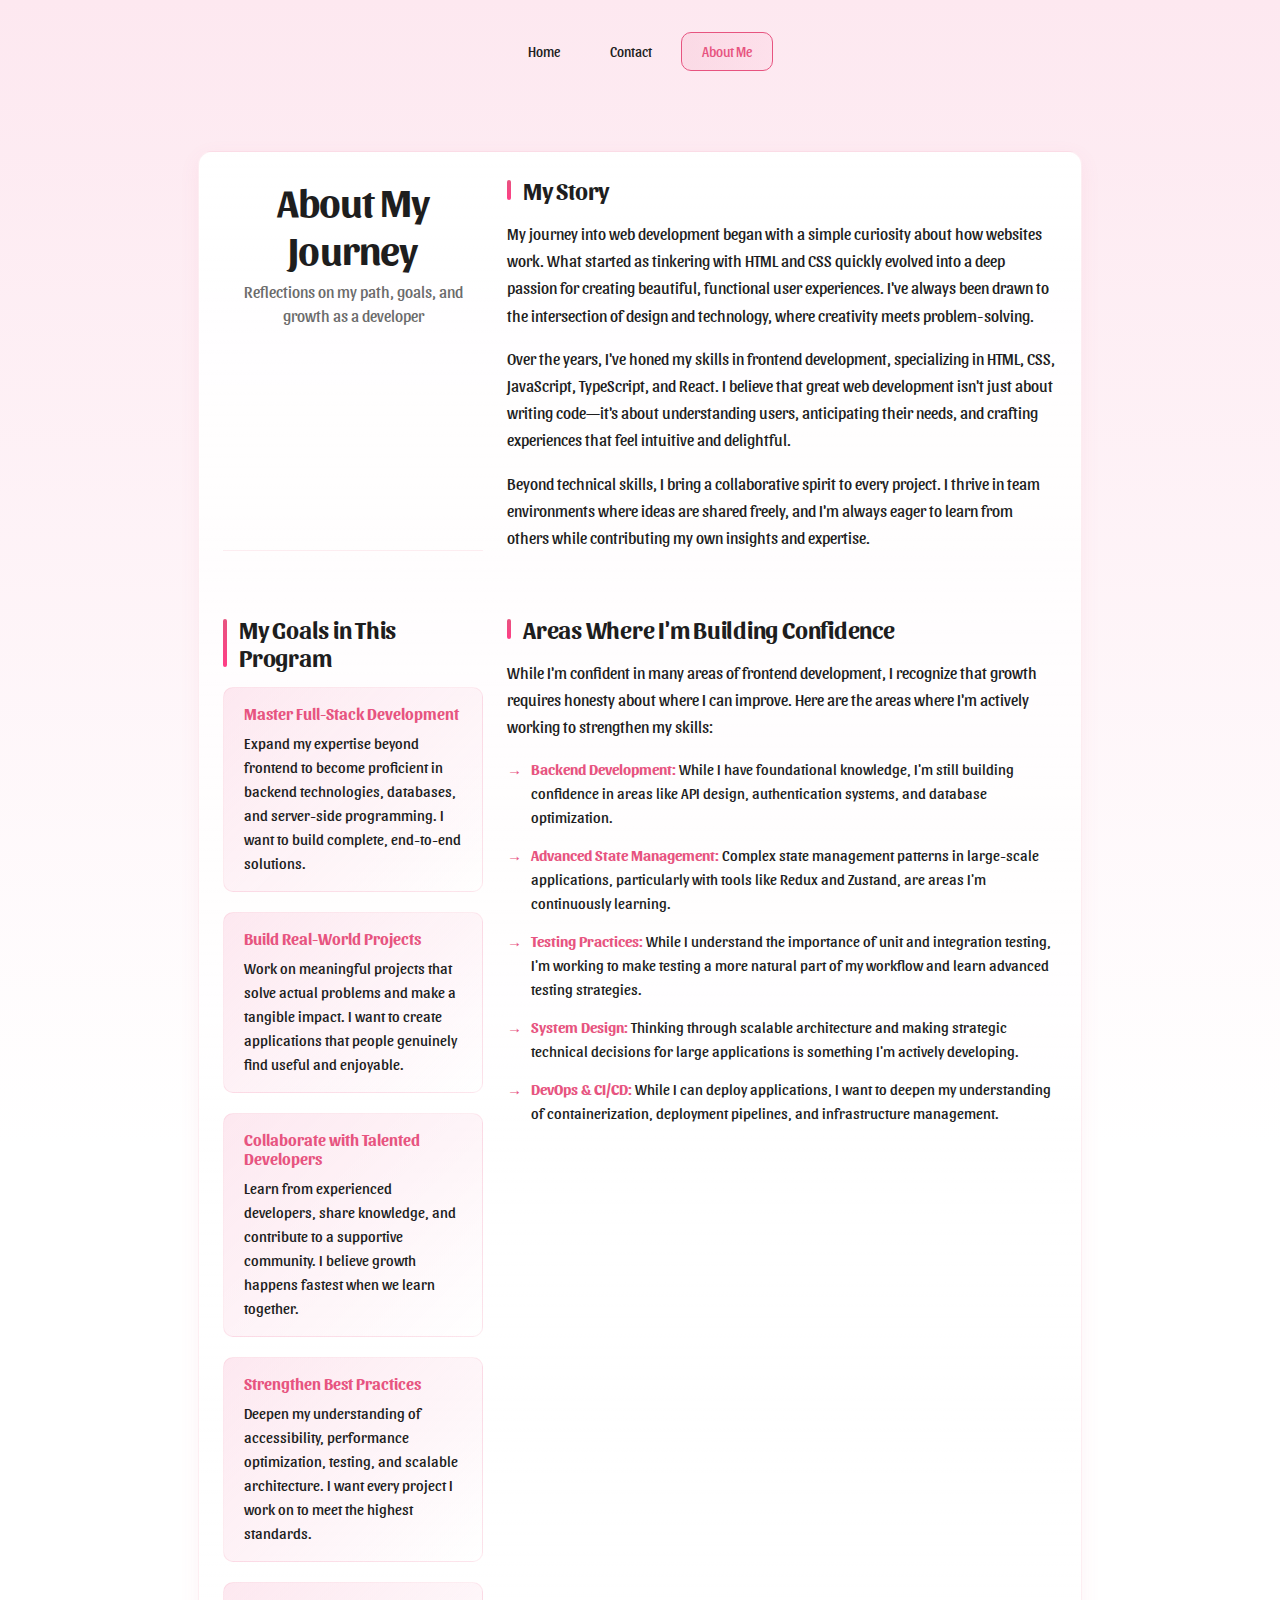
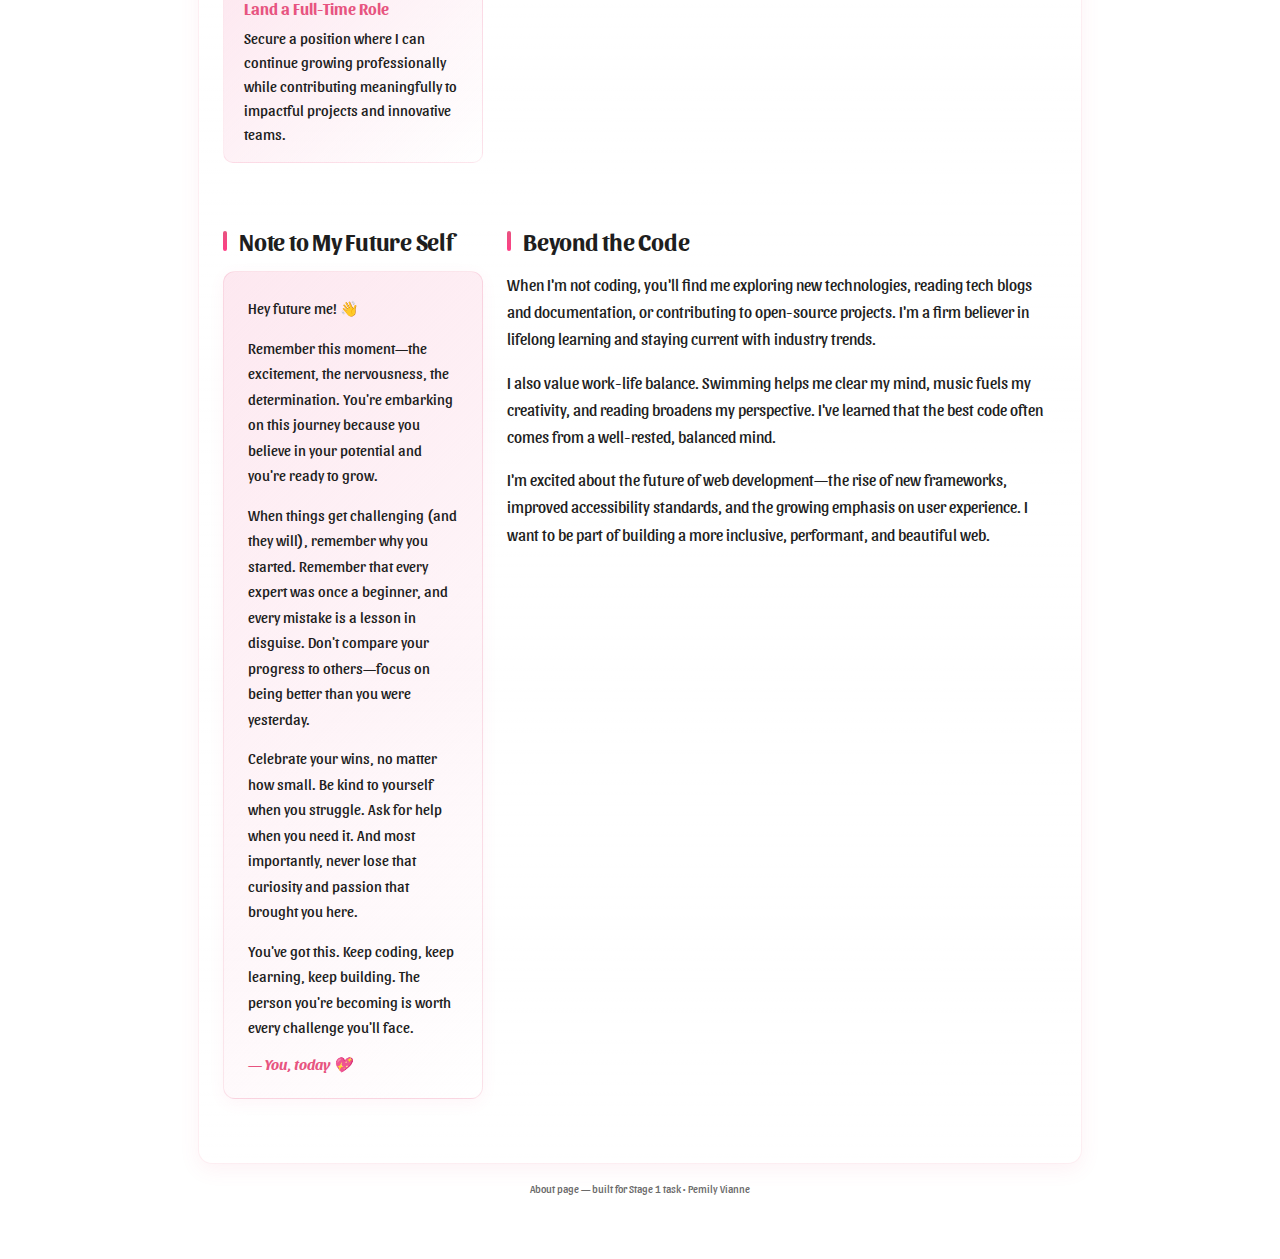
<file: about.html>
<!DOCTYPE html>
<html lang="en">

<head>
    <meta charset="UTF-8">
    <meta name="viewport" content="width=device-width, initial-scale=1.0">
    <meta name="description" content="About Pemily Vianne - Frontend Web Specialist's journey, goals, and reflections">
    <title>About Me — Pemily Vianne</title>
    <link rel="preconnect" href="https://fonts.googleapis.com">
    <link rel="preconnect" href="https://fonts.gstatic.com" crossorigin>
    <link href="https://fonts.googleapis.com/css2?family=Lora:ital,wght@0,400..700;1,400..700&family=Nunito:ital,wght@0,200..1000;1,200..1000&family=Sansita:ital,wght@0,400;0,700;0,800;0,900;1,400;1,700;1,800;1,900&display=swap" rel="stylesheet">
    <link rel="stylesheet" href="styles.css">
    <link rel="stylesheet" href="./css/about.css">
</head>

<body>
    <nav class="main-nav" aria-label="Main navigation">
        <ul class="nav-list">
            <li><a href="index.html" class="nav-link">Home</a></li>
            <li><a href="contact.html" class="nav-link">Contact</a></li>
            <li><a href="about.html" class="nav-link active" aria-current="page">About Me</a></li>
        </ul>
    </nav>

    <main class="page" data-testid="test-about-page">
        <article class="card about-card">
            <header class="about-header">
                <h1 class="page-title">About My Journey</h1>
                <p class="page-subtitle">Reflections on my path, goals, and growth as a developer</p>
            </header>

            <section class="about-section" data-testid="test-about-bio">
                <h2 class="section-title">My Story</h2>
                <p class="section-text">
                    My journey into web development began with a simple curiosity about how websites work. What started as tinkering with HTML and CSS quickly evolved into a deep passion for creating beautiful, functional user experiences. I've always been drawn to the intersection of design and technology, where creativity meets problem-solving.
                </p>
                <p class="section-text">
                    Over the years, I've honed my skills in frontend development, specializing in HTML, CSS, JavaScript, TypeScript, and React. I believe that great web development isn't just about writing code—it's about understanding users, anticipating their needs, and crafting experiences that feel intuitive and delightful.
                </p>
                <p class="section-text">
                    Beyond technical skills, I bring a collaborative spirit to every project. I thrive in team environments where ideas are shared freely, and I'm always eager to learn from others while contributing my own insights and expertise.
                </p>
            </section>

            <section class="about-section" data-testid="test-about-goals">
                <h2 class="section-title">My Goals in This Program</h2>
                <ul class="goals-list">
                    <li>
                        <h3 class="list-item-title">Master Full-Stack Development</h3>
                        <p class="list-item-text">Expand my expertise beyond frontend to become proficient in backend technologies, databases, and server-side programming. I want to build complete, end-to-end solutions.</p>
                    </li>
                    <li>
                        <h3 class="list-item-title">Build Real-World Projects</h3>
                        <p class="list-item-text">Work on meaningful projects that solve actual problems and make a tangible impact. I want to create applications that people genuinely find useful and enjoyable.</p>
                    </li>
                    <li>
                        <h3 class="list-item-title">Collaborate with Talented Developers</h3>
                        <p class="list-item-text">Learn from experienced developers, share knowledge, and contribute to a supportive community. I believe growth happens fastest when we learn together.</p>
                    </li>
                    <li>
                        <h3 class="list-item-title">Strengthen Best Practices</h3>
                        <p class="list-item-text">Deepen my understanding of accessibility, performance optimization, testing, and scalable architecture. I want every project I work on to meet the highest standards.</p>
                    </li>
                    <li>
                        <h3 class="list-item-title">Land a Full-Time Role</h3>
                        <p class="list-item-text">Secure a position where I can continue growing professionally while contributing meaningfully to impactful projects and innovative teams.</p>
                    </li>
                </ul>
            </section>

            <section class="about-section" data-testid="test-about-confidence">
                <h2 class="section-title">Areas Where I'm Building Confidence</h2>
                <p class="section-text">
                    While I'm confident in many areas of frontend development, I recognize that growth requires honesty about where I can improve. Here are the areas where I'm actively working to strengthen my skills:
                </p>
                <ul class="confidence-list">
                    <li>
                        <strong>Backend Development:</strong> While I have foundational knowledge, I'm still building confidence in areas like API design, authentication systems, and database optimization.
                    </li>
                    <li>
                        <strong>Advanced State Management:</strong> Complex state management patterns in large-scale applications, particularly with tools like Redux and Zustand, are areas I'm continuously learning.
                    </li>
                    <li>
                        <strong>Testing Practices:</strong> While I understand the importance of unit and integration testing, I'm working to make testing a more natural part of my workflow and learn advanced testing strategies.
                    </li>
                    <li>
                        <strong>System Design:</strong> Thinking through scalable architecture and making strategic technical decisions for large applications is something I'm actively developing.
                    </li>
                    <li>
                        <strong>DevOps & CI/CD:</strong> While I can deploy applications, I want to deepen my understanding of containerization, deployment pipelines, and infrastructure management.
                    </li>
                </ul>
            </section>

            <section class="about-section" data-testid="test-about-future-note">
                <h2 class="section-title">Note to My Future Self</h2>
                <div class="note-card">
                    <p class="note-text">
                        Hey future me! 👋
                    </p>
                    <p class="note-text">
                        Remember this moment—the excitement, the nervousness, the determination. You're embarking on this journey because you believe in your potential and you're ready to grow.
                    </p>
                    <p class="note-text">
                        When things get challenging (and they will), remember why you started. Remember that every expert was once a beginner, and every mistake is a lesson in disguise. Don't compare your progress to others—focus on being better than you were yesterday.
                    </p>
                    <p class="note-text">
                        Celebrate your wins, no matter how small. Be kind to yourself when you struggle. Ask for help when you need it. And most importantly, never lose that curiosity and passion that brought you here.
                    </p>
                    <p class="note-text">
                        You've got this. Keep coding, keep learning, keep building. The person you're becoming is worth every challenge you'll face.
                    </p>
                    <p class="note-signature">
                        — You, today 💖
                    </p>
                </div>
            </section>

            <section class="about-section" data-testid="test-about-extra">
                <h2 class="section-title">Beyond the Code</h2>
                <p class="section-text">
                    When I'm not coding, you'll find me exploring new technologies, reading tech blogs and documentation, or contributing to open-source projects. I'm a firm believer in lifelong learning and staying current with industry trends.
                </p>
                <p class="section-text">
                    I also value work-life balance. Swimming helps me clear my mind, music fuels my creativity, and reading broadens my perspective. I've learned that the best code often comes from a well-rested, balanced mind.
                </p>
                <p class="section-text">
                    I'm excited about the future of web development—the rise of new frameworks, improved accessibility standards, and the growing emphasis on user experience. I want to be part of building a more inclusive, performant, and beautiful web.
                </p>
            </section>
        </article>

        <footer class="attribution" data-testid="test-attribution">
            <small>About page — built for Stage 1 task • Pemily Vianne</small>
        </footer>
    </main>

    <script src="script.js"></script>
</body>

</html>
</file>
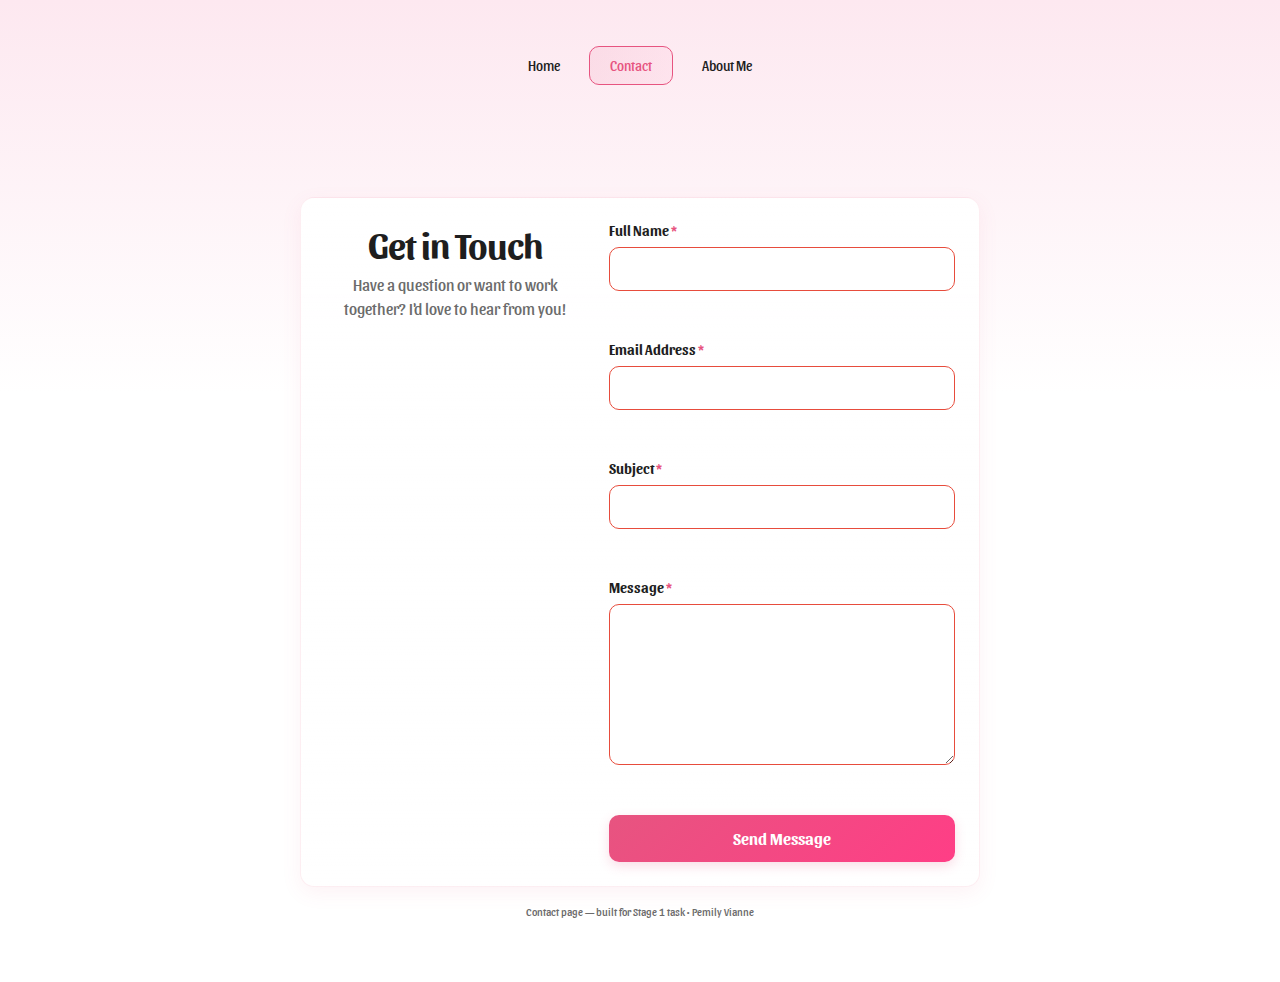
<file: contact.html>
<!DOCTYPE html>
<html lang="en">

<head>
    <meta charset="UTF-8">
    <meta name="viewport" content="width=device-width, initial-scale=1.0">
    <meta name="description" content="Contact Pemily Vianne - Get in touch with a Frontend Web Specialist — Stage 1. Accessible contact form for Pemily Vianne.">
    <title>Contact — Pemily Vianne</title>
    <link rel="preconnect" href="https://fonts.googleapis.com">
    <link rel="preconnect" href="https://fonts.gstatic.com" crossorigin>
    <link href="https://fonts.googleapis.com/css2?family=Lora:ital,wght@0,400..700;1,400..700&family=Nunito:ital,wght@0,200..1000;1,200..1000&family=Sansita:ital,wght@0,400;0,700;0,800;0,900;1,400;1,700;1,800;1,900&display=swap" rel="stylesheet">
    <link rel="stylesheet" href="styles.css">
    <link rel="stylesheet" href="./css/contact.css">
</head>

<body>
    <header class="site-header" role="banner">
        <!-- <h1 class="site-title">Pemily Vianne</h1>
        <p class="site-tagline">Frontend Web Specialist</p> -->

        <nav class="main-nav" aria-label="Main navigation">
            <ul class="nav-list">
                <li><a href="index.html" class="nav-link">Home</a></li>
                <li><a href="contact.html" class="nav-link active" aria-current="page">Contact</a></li>
                <li><a href="about.html" class="nav-link">About Me</a></li>
            </ul>
        </nav>

        <!-- <div class="theme-toggle" data-testid="test-theme-toggle-container">
            <label class="toggle" for="themeSwitch" title="Toggle light / dark">
                <input id="themeSwitch" type="checkbox" aria-label="Toggle theme" data-testid="test-theme-switch"/>
                <span class="track"><span class="dot" aria-hidden="true"></span></span>
            </label>
        </div> -->

        <!-- Theme toggle (global.js will wire behavior) -->
        <!-- <div class="header-actions">
            <label class="toggle" for="themeSwitchHeader" title="Toggle theme">
                <input id="themeSwitchHeader" type="checkbox" aria-label="Toggle theme" />
                <span class="track"><span class="dot" aria-hidden="true"></span></span>
            </label>
        </div> -->
    </header>

    <main class="page" role="main" id="main" tabindex="-1">
        <article class="card contact-card">
            <header class="contact-header">
                <h1 class="page-title">Get in Touch</h1>
                <p class="page-subtitle">Have a question or want to work together? I'd love to hear from you!</p>
            </header>

            <form id="contactForm" class="contact-form" novalidate>
                <div class="form-group">
                    <label for="fullName" class="form-label">Full Name <span class="required">*</span></label>
                    <input 
                        type="text" 
                        id="fullName" 
                        name="fullName"
                        data-testid="test-contact-name"
                        class="form-input"
                        aria-required="true"
                        aria-describedby="error-name"
                        required
                    />
                    <span id="error-name" data-testid="test-contact-error-name" class="error-message" role="alert"></span>
                </div>

                <div class="form-group">
                    <label for="email" class="form-label">Email Address <span class="required">*</span></label>
                    <input 
                        type="email" 
                        id="email" 
                        name="email"
                        data-testid="test-contact-email"
                        class="form-input"
                        aria-required="true"
                        aria-describedby="error-email"
                        required
                    />
                    <span id="error-email" data-testid="test-contact-error-email" class="error-message" role="alert"></span>
                </div>

                <div class="form-group">
                    <label for="subject" class="form-label">Subject <span class="required">*</span></label>
                    <input 
                        type="text" 
                        id="subject" 
                        name="subject"
                        data-testid="test-contact-subject"
                        class="form-input"
                        aria-required="true"
                        aria-describedby="error-subject"
                        required
                    />
                    <span id="error-subject" data-testid="test-contact-error-subject" class="error-message" role="alert"></span>
                </div>

                <div class="form-group">
                    <label for="message" class="form-label">Message <span class="required">*</span></label>
                    <textarea 
                        id="message" 
                        name="message"
                        data-testid="test-contact-message"
                        class="form-input form-textarea"
                        rows="6"
                        aria-required="true"
                        aria-describedby="error-message"
                        required
                    ></textarea>
                    <span id="error-message" data-testid="test-contact-error-message" class="error-message" role="alert"></span>
                </div>

                <button 
                    type="submit" 
                    data-testid="test-contact-submit"
                    class="submit-btn"
                >
                    Send Message
                </button>

                <div 
                    id="successMessage" 
                    data-testid="test-contact-success"
                    class="success-message hidden"
                    role="alert"
                    aria-live="polite"
                >
                    <svg class="success-icon" xmlns="http://www.w3.org/2000/svg" width="24" height="24" viewBox="0 0 24 24" fill="none" stroke="currentColor" stroke-width="2" stroke-linecap="round" stroke-linejoin="round">
                        <circle cx="12" cy="12" r="10"></circle>
                        <path d="m9 12 2 2 4-4"></path>
                    </svg>
                    <p>Thank you for reaching out! Your message has been sent successfully. I'll get back to you as soon as possible.</p>
                </div>
            </form>
        </article>

        <footer class="attribution" data-testid="test-attribution">
            <small>Contact page — built for Stage 1 task • Pemily Vianne</small>
        </footer>
    </main>

    <!-- <script src="./js/theme.js" defer></script> -->
    <!-- <script src="/script.js"></script> -->
    <script src="./js/contact.js"></script>
</body>

</html>
</file>
<file: styles.css>
:root {
    --bg: #fff;
    --surface: #fff;
    --text: #1e1e1e;
    --muted: #6b6b6b;
    --pink-50: #FDE8F0;
    --pink-100: #FADADD;
    --accent: #E75480;
    --accent-2: #FF3E86;
    --shadow: 0 6px 20px rgba(231, 84, 128, 0.08);
    --glass: rgba(255, 255, 255, 0.6);
    --focus: 3px solid rgba(231, 84, 128, 0.18);
}

@media (prefers-color-scheme: dark) {
    :root {
        --bg: #0f0f10;
        --surface: #141416;
        --text: #f5f5f7;
        --muted: #bdbdbf;
        --pink-50: rgba(255, 62, 134, 0.06);
        --pink-100: rgba(255, 62, 134, 0.09);
        --accent: #FF3E86;
        --accent-2: #ff6aa3;
        --shadow: 0 8px 28px rgba(255, 62, 134, 0.06);
        --glass: rgba(255, 255, 255, 0.03);
        --focus: 3px solid rgba(255, 62, 134, 0.12);
    }
}

body.theme-dark {
    --bg: #0f0f10;
    --surface: #141416;
    --text: #f5f5f7;
    --muted: #bdbdbf;
}

body.theme-light {
    --bg: #fff;
    --surface: #fff;
    --text: #1e1e1e;
    --muted: #6b6b6b;
}

* {
    box-sizing: border-box;
    margin: 0;
    padding: 0;
    font-family: "Sansita", sans-serif;
}

body {
    /* min-height: 100vh; */
    height: 100%;
    background: linear-gradient(180deg, var(--pink-50), transparent 40%), var(--bg);
    color: var(--text);
    -webkit-font-smoothing: antialiased;
    -moz-osx-font-smoothing: grayscale;
    display: flex;
    flex-direction: column;
    align-items: center;
    padding: 1rem;
}

/* Navigation Styles */
.main-nav {
    width: 100%;
    max-width: 980px;
    margin: 0 auto 1rem;
    padding: 1rem;
}

.nav-list {
    list-style: none;
    display: flex;
    gap: 0.5rem;
    flex-wrap: wrap;
    justify-content: center;
}

.nav-link {
    display: inline-block;
    padding: 0.625rem 1.25rem;
    border-radius: 10px;
    text-decoration: none;
    color: var(--text);
    font-size: 14px;
    font-weight: 500;
    transition: all 0.2s ease;
    border: 1px solid transparent;
}

.nav-link:hover,
.nav-link:focus {
    background: var(--pink-50);
    border-color: rgba(231, 84, 128, 0.2);
    transform: translateY(-2px);
    outline: none;
}

.nav-link.active {
    background: linear-gradient(90deg, rgba(231, 84, 128, 0.1), rgba(255, 62, 134, 0.05));
    border-color: var(--accent);
    color: var(--accent);
}

.page {
    width: 100%;
    max-width: 980px;
    padding: 1rem;
}

.card {
    display: grid;
    grid-template-columns: 1fr;
    gap: 1.5rem;
    background: linear-gradient(180deg, var(--surface), rgba(255, 255, 255, 0.01));
    border-radius: 14px;
    padding: 1.25rem;
    box-shadow: var(--shadow);
    border: 1px solid rgba(231, 84, 128, 0.1);
    overflow: hidden;
    transition: transform .36s cubic-bezier(.2, .9, .2, 1), box-shadow .3s ease;
    animation: card-pop .48s cubic-bezier(.2, .9, .2, 1);
}

@keyframes card-pop {
    0% { opacity: 0; transform: scale(0.9); }
    100% { opacity: 1; transform: scale(1); }
}

.card:hover {
    transform: translateY(-6px);
    box-shadow: 0 18px 40px rgba(231, 84, 128, 0.2);
}

.card-left {
    display: flex;
    flex-direction: column;
    gap: 1rem;
    align-items: center;
}

.avatar-figure {
    width: 144px;
    height: 144px;
    border-radius: 18px;
    overflow: hidden;
    display: flex;
    align-items: center;
    justify-content: center;
    background: linear-gradient(180deg, var(--pink-100), transparent);
    border: 1px solid rgba(0, 0, 0, 0.04);
    flex-shrink: 0;
    box-shadow: 0 8px 20px rgba(231, 84, 128, 0.06);
    transition: transform .28s ease, box-shadow .28s ease;
    animation: pulse 2.5s ease-in-out infinite;
    position: relative;
}

@keyframes pulse {
    0%, 100% {
        transform: scale(1);
        box-shadow: 0 0 0 0 rgba(255, 62, 134, 0.3);
    }
    50% {
        box-shadow: 0 0 20px 10px rgba(255, 62, 134, 0.15);
    }
}

.avatar {
    width: 100%;
    height: 100%;
    object-fit: cover;
    display: block;
    filter: saturate(.98);
    transition: transform .36s cubic-bezier(.2, .9, .2, 1);
}

.avatar-figure:hover {
    transform: translateY(-5px);
}

.avatar-figure:hover .avatar {
    transform: scale(1.03) rotate(-1deg);
}

.avatar-controls {
    display: flex;
    flex-direction: column;
    gap: 0.5rem;
    width: 100%;
    max-width: 260px;
}

.input {
    padding: 0.5rem 0.625rem;
    border-radius: 10px;
    border: 1px solid rgba(0, 0, 0, 0.06);
    background: var(--glass);
    color: var(--text);
    outline: none;
    font-size: 14px;
    width: 100%;
    text-overflow: ellipsis;
}

.input:focus {
    box-shadow: var(--focus);
    border-color: var(--accent);
}

.input-file {
    font-size: 13px;
    padding: 0.375rem 0.5rem;
}

.card-right {
    display: flex;
    flex-direction: column;
    gap: 1.5rem;
    min-width: 0;
}

.card-header {
    display: flex;
    flex-direction: column;
    gap: 0.625rem;
}

.name {
    font-size: clamp(1.25rem, 4vw, 1.5rem);
    letter-spacing: -0.01em;
    color: var(--text);
    word-break: break-word;
}

.meta-row {
    display: flex;
    align-items: center;
    gap: 0.75rem;
    justify-content: space-between;
    flex-wrap: wrap;
}

.time .label {
    display: block;
    font-size: 12px;
    color: var(--muted);
}

.time-millis {
    font-family: ui-monospace, SFMono-Regular, Menlo, Monaco, "Roboto Mono", monospace;
    font-size: 14px;
    color: var(--muted);
    word-break: break-all;
}

.toggle {
    display: inline-block;
    cursor: pointer;
}

.toggle input {
    position: absolute;
    opacity: 0;
    width: 44px;
    height: 24px;         
    cursor: pointer;
}

.toggle input:focus + .track {
    box-shadow: var(--focus);
    outline: 1px solid var(--accent);
    outline-offset: 1px;
}

.track {
    width: 44px;
    height: 24px;
    display: inline-flex;
    align-items: center;
    padding: 3px;
    border-radius: 999px;
    background: linear-gradient(90deg, rgba(0, 0, 0, 0.04), rgba(0, 0, 0, 0.02));
    transition: background .18s ease;
    border: 1px solid rgba(0, 0, 0, 0.04);
}

.track .dot {
    width: 18px;
    height: 18px;
    border-radius: 50%;
    background: linear-gradient(180deg, #fff, var(--accent));
    box-shadow: 0 4px 12px rgba(231, 84, 128, 0.12);
    transform: translateX(0);
    transition: transform .22s cubic-bezier(.2, .9, .2, 1);
}

body.theme-dark .track {
    background: linear-gradient(90deg, rgba(255, 62, 134, 0.14), rgba(255, 62, 134, 0.06));
}

body.theme-dark .dot {
    transform: translateX(20px);
}

.bio {
    font-size: clamp(0.875rem, 2vw, 1rem);
    line-height: 1.5;
    color: var(--text);
    word-wrap: break-word;
    overflow-wrap: break-word;
}

.social-list {
    list-style: none;
    display: flex;
    gap: 0.625rem;
    flex-wrap: wrap;
}

.social-link {
    display: inline-block;
    font-size: 14px;
    text-decoration: none;
    padding: 0.375rem 0.625rem;
    border-radius: 8px;
    color: var(--accent);
    border: 1px solid transparent;
    transition: transform .18s ease, box-shadow .18s ease, background .18s ease;
    white-space: nowrap;
}

.social-link:focus, .social-link:hover {
    transform: translateY(-6px);
    box-shadow: var(--shadow);
    outline: none;
    border-color: rgba(231, 84, 128, 0.12);
    background: linear-gradient(90deg, rgba(231, 84, 128, 0.06), rgba(255, 255, 255, 0.01));
}

.lists {
    display: flex;
    gap: 1.125rem;
    flex-wrap: wrap;
}

.list-block {
    min-width: 160px;
    flex: 1;
}

.list-title {
    font-size: 16px;
    color: var(--muted);
    margin-bottom: 0.5rem;
    font-weight: 600;
}

.item-list {
    list-style: none;
    font-size: 14px;
    display: flex;
    flex-direction: column;
    gap: 0.375rem;
    color: var(--text);
}

.likes-list li::before {
    content: "💗";
    margin-right: 0.5rem;
}

.dislikes-list li::before {
    content: "❌";
    margin-right: 0.5rem;
}

.visually-hidden, .sr-label {
    position: absolute !important;
    height: 1px;
    width: 1px;
    overflow: hidden;
    clip: rect(1px, 1px, 1px, 1px);
    white-space: nowrap;
    border: 0;
    padding: 0;
    margin: -1px;
}

:focus {
    outline: none;
}

a:focus, button:focus, input:focus {
    box-shadow: var(--focus);
    border-radius: 8px;
}

.attribution {
    margin-top: 1rem;
    color: var(--muted);
    text-align: center;
    font-size: 13px;
}

@media(min-width: 760px) {
    .page {
        padding: 3rem;
    }

    .card {
        grid-template-columns: 260px 1fr;
        gap: 1.5rem;
        padding: 1.5rem;
    }

    .card-left {
        align-items: center;
    }
}

@media(max-width: 420px) {
    .main-nav {
        padding: 0.75rem 1rem;
    }

    .nav-link {
        padding: 0.5rem 1rem;
        font-size: 13px;
    }

    .avatar-figure {
        width: 110px;
        height: 110px;
        border-radius: 14px;
    }

    .card {
        padding: 1rem;
        border-radius: 12px;
        gap: 1rem;
    }

    .avatar-controls {
        max-width: 100%;
    }

    .list-block {
        min-width: 100%;
    }
}
</file>
<file: css/about.css>
/* Navigation Styles (shared) */
.main-nav {
    width: 100%;
    max-width: 980px;
    margin: 0 auto 1rem;
    padding: 1rem;
}

.nav-list {
    list-style: none;
    display: flex;
    gap: 0.5rem;
    flex-wrap: wrap;
    justify-content: center;
}

.nav-link {
    display: inline-block;
    padding: 0.625rem 1.25rem;
    border-radius: 10px;
    text-decoration: none;
    color: var(--text);
    font-size: 14px;
    font-weight: 500;
    transition: all 0.2s ease;
    border: 1px solid transparent;
}

.nav-link:hover,
.nav-link:focus {
    background: var(--pink-50);
    border-color: rgba(231, 84, 128, 0.2);
    transform: translateY(-2px);
}

.nav-link.active {
    background: linear-gradient(90deg, rgba(231, 84, 128, 0.1), rgba(255, 62, 134, 0.05));
    border-color: var(--accent);
    color: var(--accent);
}

/* About Card */
.about-card {
    max-width: 900px;
    margin: 0 auto;
}

.about-header {
    text-align: center;
    margin-bottom: 2.5rem;
    padding-bottom: 1.5rem;
    border-bottom: 1px solid rgba(231, 84, 128, 0.1);
}

.page-title {
    font-size: clamp(1.75rem, 5vw, 2.5rem);
    color: var(--text);
    margin-bottom: 0.5rem;
    letter-spacing: -0.02em;
}

.page-subtitle {
    font-size: clamp(0.875rem, 2.5vw, 1rem);
    color: var(--muted);
    line-height: 1.5;
}

/* About Sections */
.about-section {
    margin-bottom: 2.5rem;
}

.about-section:last-of-type {
    margin-bottom: 0;
}

.section-title {
    font-size: clamp(1.25rem, 3vw, 1.5rem);
    color: var(--text);
    margin-bottom: 1rem;
    letter-spacing: -0.01em;
    position: relative;
    padding-left: 1rem;
}

.section-title::before {
    content: "";
    position: absolute;
    left: 0;
    top: 0.25rem;
    bottom: 0.25rem;
    width: 4px;
    background: linear-gradient(180deg, var(--accent), var(--accent-2));
    border-radius: 2px;
}

.section-text {
    font-size: clamp(0.9375rem, 2vw, 1rem);
    line-height: 1.7;
    color: var(--text);
    margin-bottom: 1rem;
}

.section-text:last-child {
    margin-bottom: 0;
}

/* Goals List */
.goals-list {
    list-style: none;
    display: flex;
    flex-direction: column;
    gap: 1.25rem;
}

.goals-list li {
    padding: 1rem 1.25rem;
    border-radius: 10px;
    background: linear-gradient(135deg, var(--pink-50), rgba(255, 255, 255, 0.01));
    border: 1px solid rgba(231, 84, 128, 0.1);
    transition: all 0.3s ease;
}

.goals-list li:hover {
    transform: translateX(5px);
    border-color: rgba(231, 84, 128, 0.3);
    box-shadow: 0 4px 12px rgba(231, 84, 128, 0.08);
}

.list-item-title {
    font-size: 1rem;
    color: var(--accent);
    margin-bottom: 0.5rem;
    font-weight: 600;
}

.list-item-text {
    font-size: 0.9375rem;
    line-height: 1.6;
    color: var(--text);
    margin: 0;
}

/* Confidence List */
.confidence-list {
    list-style: none;
    display: flex;
    flex-direction: column;
    gap: 0.875rem;
    padding-left: 0;
}

.confidence-list li {
    font-size: 0.9375rem;
    line-height: 1.6;
    color: var(--text);
    padding-left: 1.5rem;
    position: relative;
}

.confidence-list li::before {
    content: "→";
    position: absolute;
    left: 0;
    color: var(--accent);
    font-weight: bold;
}

.confidence-list strong {
    color: var(--accent);
    font-weight: 600;
}

/* Note Card */
.note-card {
    padding: 1.5rem;
    border-radius: 12px;
    background: linear-gradient(135deg, var(--pink-50), rgba(255, 255, 255, 0.01));
    border: 1px solid rgba(231, 84, 128, 0.15);
    box-shadow: 0 4px 16px rgba(231, 84, 128, 0.06);
}

.note-text {
    font-size: 0.9375rem;
    line-height: 1.7;
    color: var(--text);
    margin-bottom: 0.875rem;
}

.note-text:last-of-type {
    margin-bottom: 1rem;
}

.note-signature {
    font-size: 0.9375rem;
    color: var(--accent);
    font-weight: 600;
    font-style: italic;
    margin: 0;
}

/* Dark mode adjustments */
body.theme-dark .goals-list li {
    background: linear-gradient(135deg, rgba(255, 62, 134, 0.08), rgba(255, 62, 134, 0.03));
}

body.theme-dark .note-card {
    background: linear-gradient(135deg, rgba(255, 62, 134, 0.08), rgba(255, 62, 134, 0.03));
}

/* Responsive adjustments */
@media (max-width: 760px) {
    .about-header {
        margin-bottom: 2rem;
        padding-bottom: 1rem;
    }

    .about-section {
        margin-bottom: 2rem;
    }

    .goals-list {
        gap: 1rem;
    }

    .goals-list li {
        padding: 0.875rem 1rem;
    }

    .note-card {
        padding: 1.25rem;
    }
}

@media (max-width: 420px) {
    .section-title {
        padding-left: 0.75rem;
        font-size: 1.125rem;
    }

    .section-title::before {
        width: 3px;
    }

    .goals-list li,
    .note-card {
        padding: 1rem;
    }

    .confidence-list li {
        padding-left: 1.25rem;
        font-size: 0.875rem;
    }
}
</file>
<file: css/contact.css>
/* Base */
/* *{box-sizing:border-box}
html,body{height:100%}
body{
  margin:0;
  font-family: 'Poppins', system-ui, -apple-system, "Segoe UI", Roboto, Arial, sans-serif;
  background: linear-gradient(180deg, var(--pink-100), transparent 40%), var(--bg);
  color:var(--text);
  -webkit-font-smoothing:antialiased;
  -moz-osx-font-smoothing:grayscale;
} */

/* header nav */
.site-header{
  display:flex;
  align-items:center;
  justify-content:space-between;
  gap:12px;
  padding:14px 20px;
  max-width:var(--container-max);
  margin: 0 auto 18px auto;
}

/* Navigation Styles */
.main-nav {
    width: 100%;
    max-width: 980px;
    margin: 0 auto 1rem;
    padding: 1rem;
     /* display:flex; gap:12px; align-items:center;  */
}

.nav-list {
    list-style: none;
    display: flex;
    gap: 0.5rem;
    flex-wrap: wrap;
    justify-content: center;
}

.nav-link {
    display: inline-block;
    padding: 0.625rem 1.25rem;
    border-radius: 10px;
    text-decoration: none;
    color: var(--text);
    font-size: 14px;
    font-weight: 500;
    transition: all 0.2s ease;
    border: 1px solid transparent;
}

.nav-link:hover,
.nav-link:focus {
    background: var(--pink-50);
    border-color: rgba(231, 84, 128, 0.2);
    transform: translateY(-2px);
}

.nav-link.active {
    background: linear-gradient(90deg, rgba(231, 84, 128, 0.1), rgba(255, 62, 134, 0.05));
    border-color: var(--accent);
    color: var(--accent);
}

/* Contact Card */
.contact-card {
    max-width: 680px;
    margin: 0 auto;
}

.contact-header {
    text-align: center;
    margin-bottom: 2rem;
}

.page-title {
    font-size: clamp(1.75rem, 5vw, 2.25rem);
    color: var(--text);
    margin-bottom: 0.5rem;
    letter-spacing: -0.02em;
}

.page-subtitle {
    font-size: clamp(0.875rem, 2.5vw, 1rem);
    color: var(--muted);
    line-height: 1.5;
}

/* Form Styles */
.contact-form {
    display: flex;
    flex-direction: column;
    gap: 1.5rem;
}

.form-group {
    display: flex;
    flex-direction: column;
    gap: 0.5rem;
}

.form-label {
    font-size: 14px;
    font-weight: 600;
    color: var(--text);
}

.required {
    color: var(--accent);
}

.form-input {
    padding: 0.75rem 1rem;
    border-radius: 10px;
    border: 1px solid rgba(0, 0, 0, 0.1);
    background: var(--glass);
    color: var(--text);
    font-size: 15px;
    font-family: inherit;
    transition: all 0.2s ease;
    outline: none;
}

.form-input:focus {
    border-color: var(--accent);
    box-shadow: var(--focus);
}

.form-input:invalid:not(:placeholder-shown) {
    border-color: #e74c3c;
}

.form-input.error {
    border-color: #e74c3c;
}

.form-textarea {
    resize: vertical;
    min-height: 120px;
    font-family: inherit;
    line-height: 1.5;
}

.error-message {
    font-size: 13px;
    color: #e74c3c;
    min-height: 18px;
    display: block;
    animation: shake 0.3s ease-in-out;
}

@keyframes shake {
    0%, 100% { transform: translateX(0); }
    25% { transform: translateX(-5px); }
    75% { transform: translateX(5px); }
}

.submit-btn {
    padding: 0.875rem 1.5rem;
    border-radius: 10px;
    border: none;
    background: linear-gradient(135deg, var(--accent), var(--accent-2));
    color: white;
    font-size: 16px;
    font-weight: 600;
    font-family: inherit;
    cursor: pointer;
    transition: all 0.3s cubic-bezier(0.2, 0.9, 0.2, 1);
    box-shadow: 0 4px 12px rgba(231, 84, 128, 0.2);
}

.submit-btn:hover {
    transform: translateY(-3px);
    box-shadow: 0 8px 20px rgba(231, 84, 128, 0.3);
}

.submit-btn:active {
    transform: translateY(-1px);
}

.submit-btn:focus {
    outline: none;
    box-shadow: var(--focus), 0 4px 12px rgba(231, 84, 128, 0.2);
}

.submit-btn:disabled {
    opacity: 0.6;
    cursor: not-allowed;
    transform: none;
}

.success-message {
    padding: 1rem 1.25rem;
    border-radius: 10px;
    background: linear-gradient(135deg, rgba(46, 213, 115, 0.1), rgba(39, 174, 96, 0.05));
    border: 1px solid rgba(46, 213, 115, 0.3);
    color: #27ae60;
    font-size: 14px;
    line-height: 1.6;
    display: flex;
    gap: 0.75rem;
    align-items: flex-start;
    animation: slideDown 0.4s ease-out;
}

@keyframes slideDown {
    from {
        opacity: 0;
        transform: translateY(-10px);
    }
    to {
        opacity: 1;
        transform: translateY(0);
    }
}

.success-icon {
    flex-shrink: 0;
    margin-top: 0.125rem;
}

.success-message p {
    margin: 0;
}

.hidden {
    display: none;
}

/* Dark mode adjustments */
body.theme-dark .form-input {
    background: rgba(255, 255, 255, 0.05);
    border-color: rgba(255, 255, 255, 0.1);
}

body.theme-dark .form-input:focus {
    border-color: var(--accent);
    background: rgba(255, 255, 255, 0.08);
}

/* Responsive adjustments */
@media (max-width: 420px) {
    .contact-header {
        margin-bottom: 1.5rem;
    }

    .contact-form {
        gap: 1.25rem;
    }

    .form-input {
        padding: 0.625rem 0.875rem;
        font-size: 14px;
    }

    .submit-btn {
        padding: 0.75rem 1.25rem;
        font-size: 15px;
    }
}
</file>
